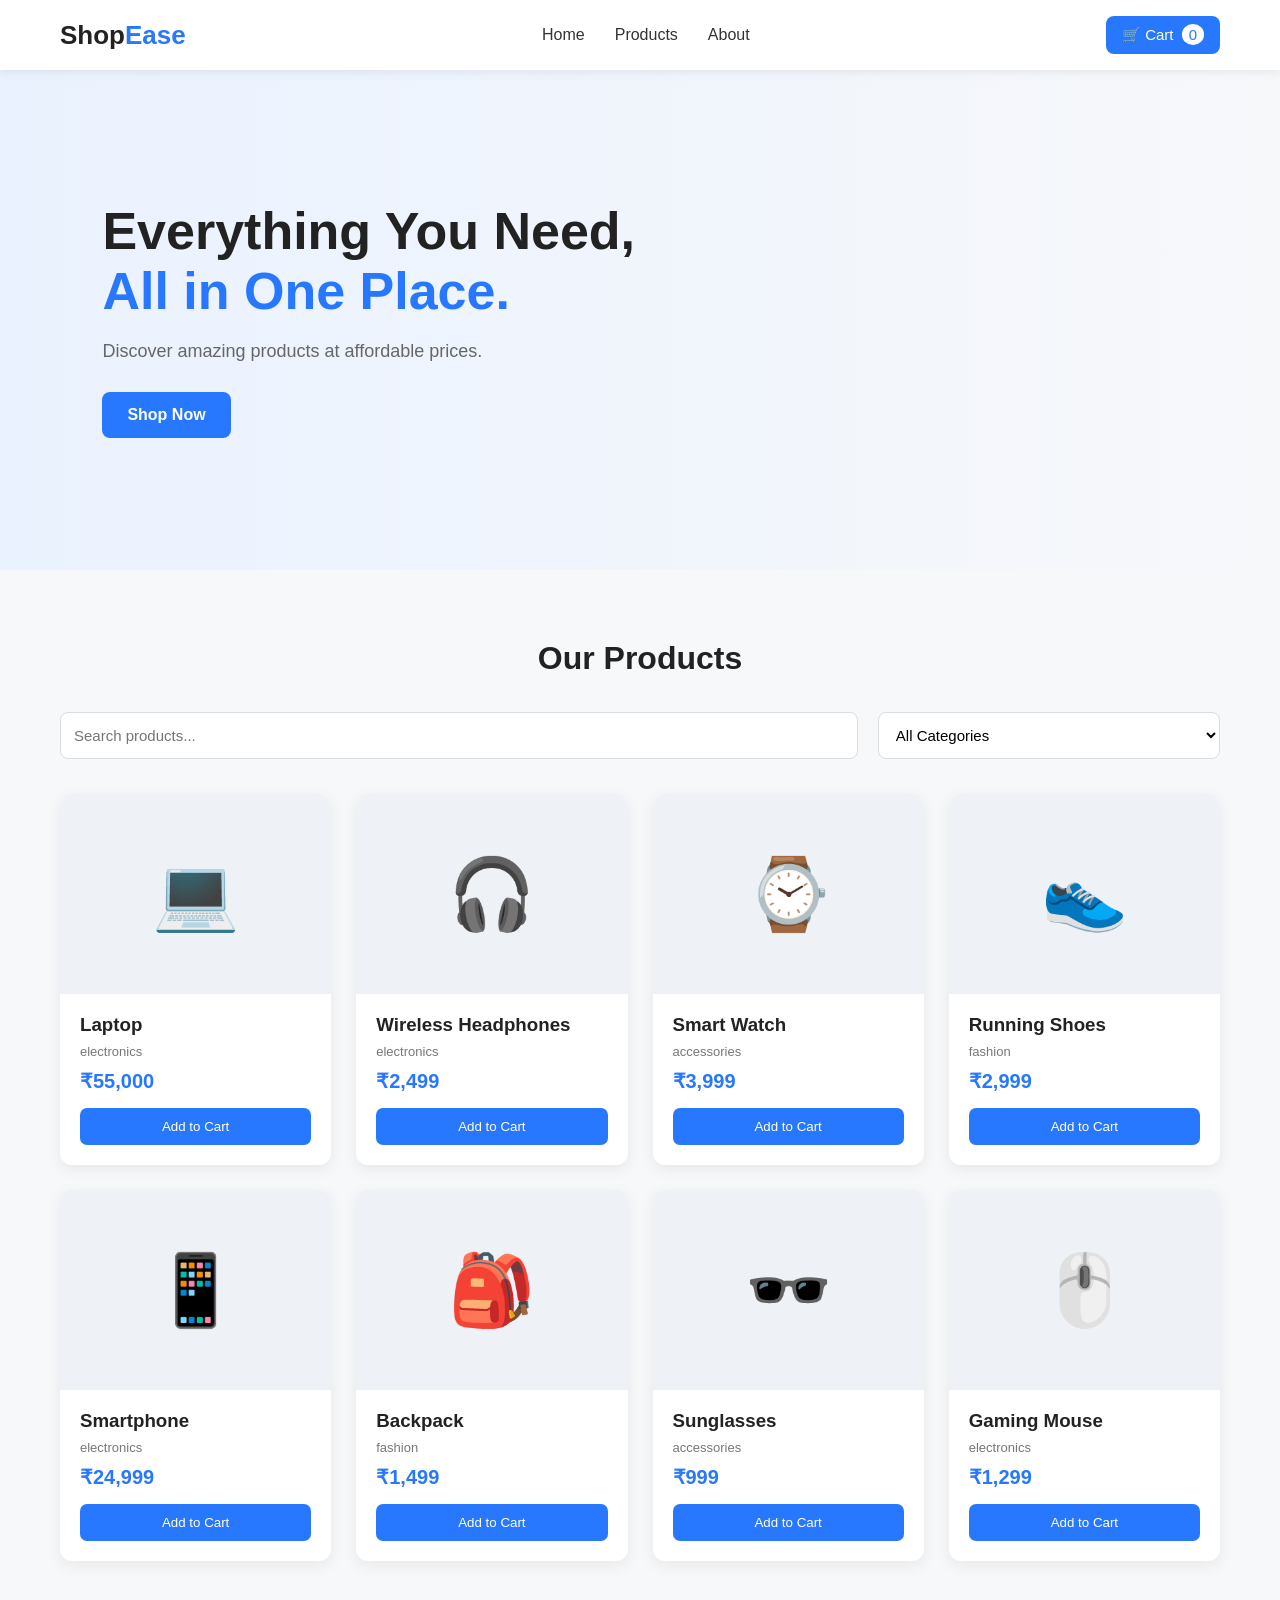
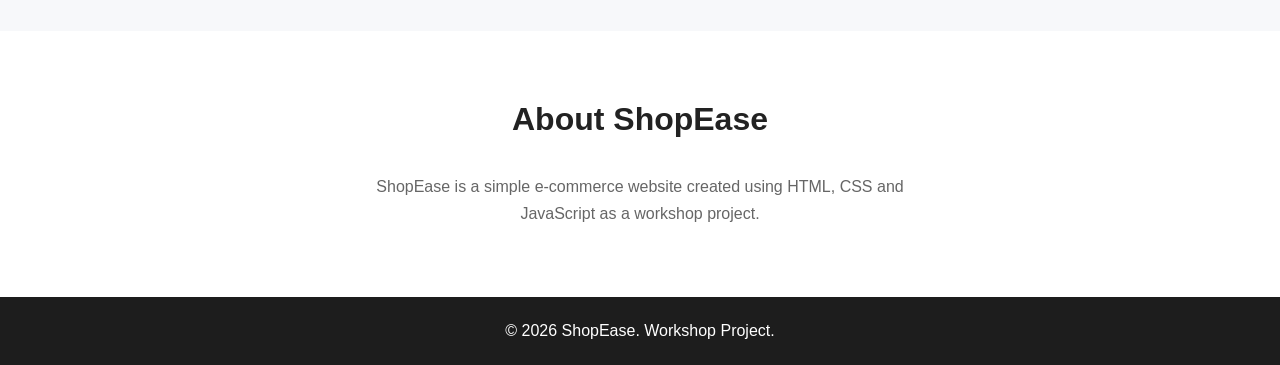
<file: project/index.html>
<!DOCTYPE html>
<html lang="en">
<head>
    <meta charset="UTF-8">
    <meta name="viewport" content="width=device-width, initial-scale=1.0">

    <title>ShopEase - Online Store</title>

    <link rel="stylesheet" href="styles.css">
</head>

<body>

    <!-- Navbar -->
    <header>
        <nav class="navbar">

            <div class="logo">
                Shop<span>Ease</span>
            </div>

            <ul class="nav-links">
                <li><a href="#home">Home</a></li>
                <li><a href="#products">Products</a></li>
                <li><a href="#about">About</a></li>
            </ul>

            <button class="cart-btn" onclick="openCart()">
                🛒 Cart <span id="cart-count">0</span>
            </button>

        </nav>
    </header>


    <!-- Hero Section -->
    <section class="hero" id="home">

        <div class="hero-content">

            <h1>Everything You Need,<br>
                <span>All in One Place.</span>
            </h1>

            <p>
                Discover amazing products at affordable prices.
            </p>

            <a href="#products" class="shop-btn">
                Shop Now
            </a>

        </div>

    </section>


    <!-- Products Section -->
    <section class="products-section" id="products">

        <h2>Our Products</h2>

        <!-- Search -->
        <div class="controls">

            <input
                type="text"
                id="search"
                placeholder="Search products..."
                onkeyup="searchProducts()"
            >

            <select id="category" onchange="filterProducts()">

                <option value="all">All Categories</option>
                <option value="electronics">Electronics</option>
                <option value="fashion">Fashion</option>
                <option value="accessories">Accessories</option>

            </select>

        </div>


        <!-- Product Container -->
        <div class="product-grid" id="product-container">

        </div>

    </section>


    <!-- About -->
    <section class="about" id="about">

        <h2>About ShopEase</h2>

        <p>
            ShopEase is a simple e-commerce website created using
            HTML, CSS and JavaScript as a workshop project.
        </p>

    </section>


    <!-- Cart -->
    <div class="cart-overlay" id="cart-overlay">

        <div class="cart">

            <div class="cart-header">

                <h2>Your Cart</h2>

                <button onclick="closeCart()">✕</button>

            </div>

            <div id="cart-items">

                <p class="empty-cart">
                    Your cart is empty.
                </p>

            </div>

            <div class="cart-footer">

                <h3>
                    Total:
                    ₹<span id="cart-total">0</span>
                </h3>

                <button class="checkout-btn" onclick="checkout()">
                    Checkout
                </button>

            </div>

        </div>

    </div>


    <footer>

        <p>© 2026 ShopEase. Workshop Project.</p>

    </footer>


    <script src="script.js"></script>

</body>
</html>
</file>
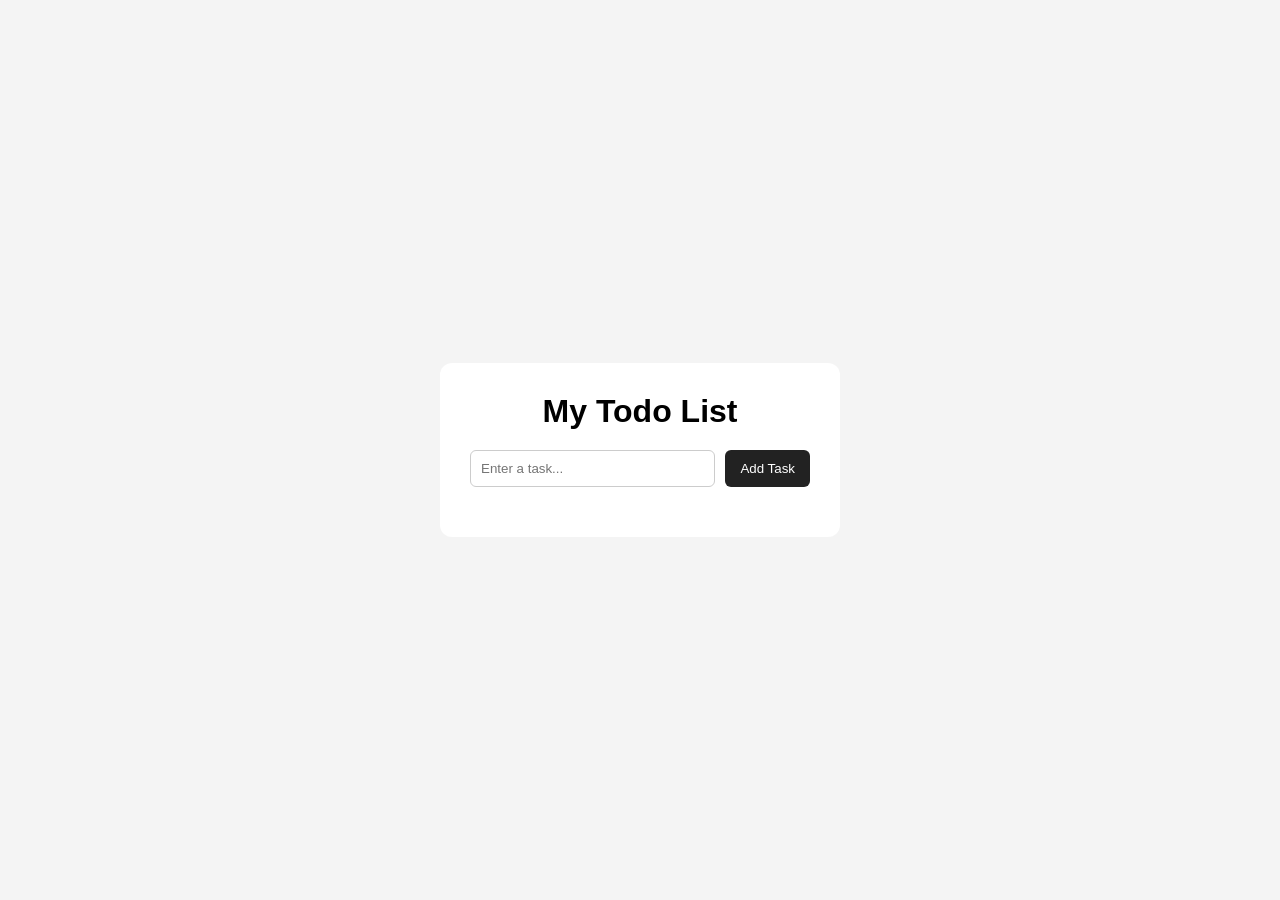
<file: todo/index.html>
<!DOCTYPE html>
<html lang="en">
<head>
    <meta charset="UTF-8">
    <meta name="viewport" content="width=device-width, initial-scale=1.0">
    <title>Todo List</title>
    <link rel="stylesheet" href="style.css">
</head>

<body>

    <div class="todo-container">

        <h1>My Todo List</h1>

        <div class="input-section">
            <input 
                type="text" 
                id="taskInput" 
                placeholder="Enter a task..."
            >

            <button id="addTask">Add Task</button>
        </div>

        <ul id="taskList"></ul>

    </div>

    <script src="script.js"></script>

</body>
</html>
</file>
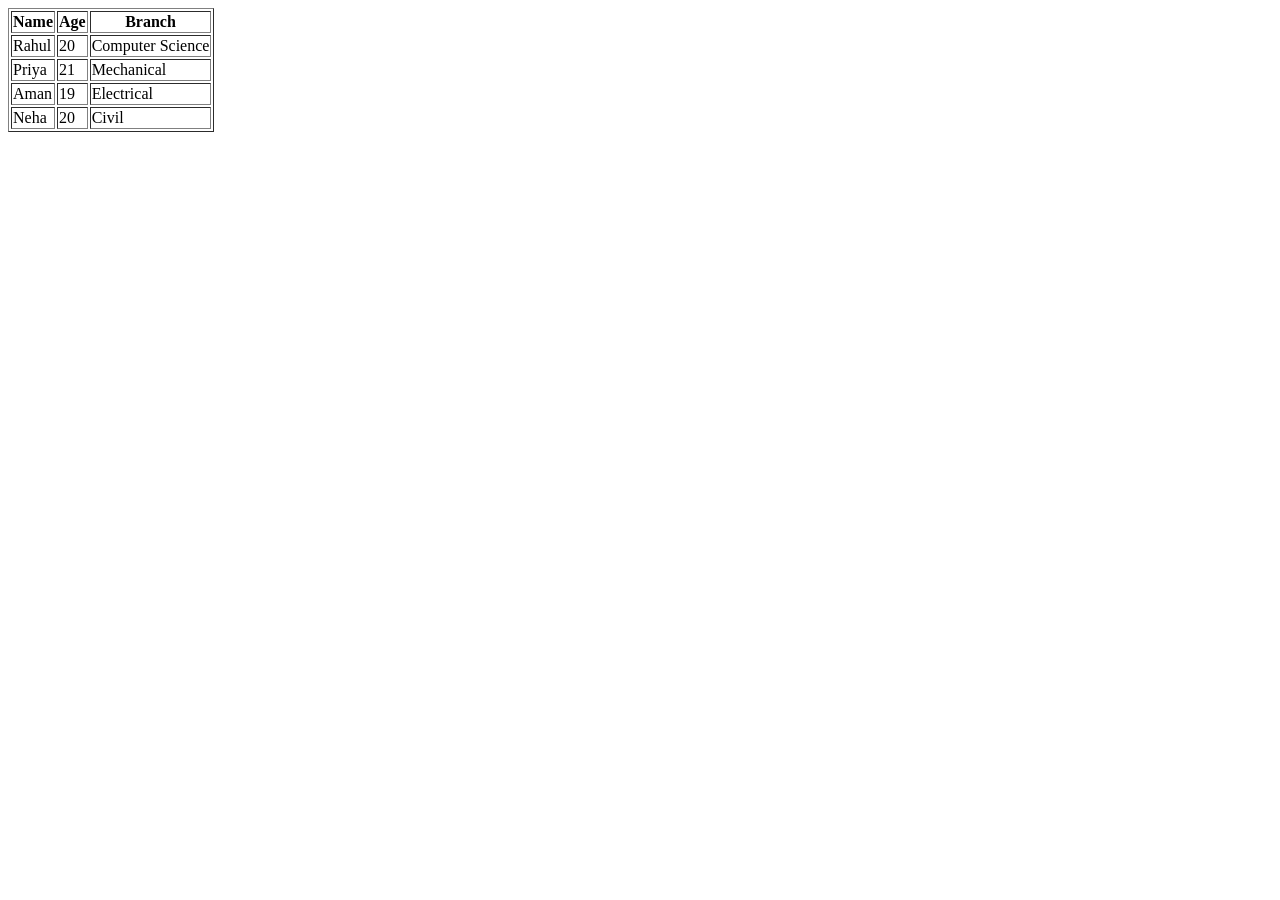
<file: table.html>
<!DOCTYPE html>
<html lang="en">
<head>
    <meta charset="UTF-8">
    <meta name="viewport" content="width=device-width, initial-scale=1.0">
    <title>Document</title>
</head>
<body>
    <table border="1">
    <thead>
        <tr>
            <th>Name</th>
            <th>Age</th>
            <th>Branch</th>
        </tr>
    </thead>

    <tbody>
        <tr>
            <td>Rahul</td>
            <td>20</td>
            <td>Computer Science</td>
        </tr>

        <tr>
            <td>Priya</td>
            <td>21</td>
            <td>Mechanical</td>
        </tr>

        <tr>
            <td>Aman</td>
            <td>19</td>
            <td>Electrical</td>
        </tr>

        <tr>
            <td>Neha</td>
            <td>20</td>
            <td>Civil</td>
        </tr>
    </tbody>
</table>
</body>
</html>
</file>
<file: project/styles.css>
* {
    margin: 0;
    padding: 0;
    box-sizing: border-box;
}

html {
    scroll-behavior: smooth;
}

body {
    font-family: Arial, sans-serif;
    background: #f7f8fa;
    color: #222;
}


/* ================= NAVBAR ================= */

header {
    background: white;
    box-shadow: 0 2px 10px rgba(0, 0, 0, 0.08);
    position: sticky;
    top: 0;
    z-index: 100;
}

.navbar {
    max-width: 1200px;
    margin: auto;

    height: 70px;

    display: flex;
    align-items: center;
    justify-content: space-between;

    padding: 0 20px;
}

.logo {
    font-size: 26px;
    font-weight: bold;
}

.logo span {
    color: #2878ff;
}

.nav-links {
    display: flex;
    gap: 30px;
    list-style: none;
}

.nav-links a {
    text-decoration: none;
    color: #333;
    font-weight: 500;
}

.nav-links a:hover {
    color: #2878ff;
}

.cart-btn {
    background: #2878ff;
    color: white;

    border: none;
    border-radius: 8px;

    padding: 10px 16px;

    cursor: pointer;
    font-size: 15px;
}

#cart-count {
    background: white;
    color: #2878ff;

    padding: 2px 7px;
    border-radius: 50%;

    margin-left: 4px;
}


/* ================= HERO ================= */

.hero {
    min-height: 500px;

    display: flex;
    align-items: center;

    background:
        linear-gradient(
            90deg,
            #eaf2ff,
            #f7f8fa
        );

    padding: 60px 8%;
}

.hero-content {
    max-width: 650px;
}

.hero h1 {
    font-size: 52px;
    line-height: 1.15;
    margin-bottom: 20px;
}

.hero h1 span {
    color: #2878ff;
}

.hero p {
    font-size: 18px;
    color: #666;
    margin-bottom: 30px;
}

.shop-btn {
    display: inline-block;

    background: #2878ff;
    color: white;

    text-decoration: none;

    padding: 14px 25px;

    border-radius: 8px;

    font-weight: bold;
}

.shop-btn:hover {
    background: #145edb;
}


/* ================= PRODUCTS ================= */

.products-section {
    max-width: 1200px;
    margin: auto;

    padding: 70px 20px;
}

.products-section h2,
.about h2 {
    text-align: center;
    font-size: 32px;
    margin-bottom: 35px;
}

.controls {
    display: flex;
    justify-content: space-between;

    gap: 20px;

    margin-bottom: 35px;
}

.controls input,
.controls select {
    padding: 13px;

    border: 1px solid #ddd;
    border-radius: 8px;

    background: white;

    font-size: 15px;
}

.controls input {
    width: 70%;
}

.controls select {
    width: 30%;
}


/* PRODUCT GRID */

.product-grid {
    display: grid;

    grid-template-columns:
        repeat(4, 1fr);

    gap: 25px;
}

.product-card {
    background: white;

    border-radius: 12px;

    overflow: hidden;

    box-shadow:
        0 4px 15px rgba(0, 0, 0, 0.07);

    transition: 0.3s;
}

.product-card:hover {
    transform: translateY(-5px);

    box-shadow:
        0 8px 25px rgba(0, 0, 0, 0.12);
}

.product-image {
    height: 200px;

    background: #eef2f7;

    display: flex;
    align-items: center;
    justify-content: center;

    font-size: 70px;
}

.product-info {
    padding: 20px;
}

.product-info h3 {
    margin-bottom: 8px;
}

.category {
    color: #777;
    font-size: 13px;
    margin-bottom: 10px;
}

.price {
    font-size: 20px;
    font-weight: bold;

    color: #2878ff;

    margin-bottom: 15px;
}

.add-btn {
    width: 100%;

    border: none;

    background: #2878ff;
    color: white;

    padding: 11px;

    border-radius: 7px;

    cursor: pointer;
}

.add-btn:hover {
    background: #145edb;
}


/* ================= ABOUT ================= */

.about {
    background: white;

    padding: 70px 20px;

    text-align: center;
}

.about p {
    max-width: 600px;

    margin: auto;

    color: #666;

    line-height: 1.7;
}


/* ================= CART ================= */

.cart-overlay {
    position: fixed;

    inset: 0;

    background: rgba(0, 0, 0, 0.5);

    display: none;

    justify-content: flex-end;

    z-index: 200;
}

.cart-overlay.active {
    display: flex;
}

.cart {
    width: 400px;
    max-width: 100%;

    height: 100%;

    background: white;

    padding: 25px;

    display: flex;
    flex-direction: column;
}

.cart-header {
    display: flex;
    justify-content: space-between;

    border-bottom: 1px solid #ddd;

    padding-bottom: 15px;
}

.cart-header button {
    border: none;
    background: none;

    font-size: 20px;

    cursor: pointer;
}

#cart-items {
    flex: 1;

    overflow-y: auto;

    padding-top: 20px;
}

.cart-item {
    display: flex;
    justify-content: space-between;
    align-items: center;

    padding: 15px 0;

    border-bottom: 1px solid #eee;
}

.cart-item h4 {
    margin-bottom: 5px;
}

.quantity {
    display: flex;
    align-items: center;
    gap: 10px;
}

.quantity button {
    width: 28px;
    height: 28px;

    border: none;

    background: #eee;

    border-radius: 5px;

    cursor: pointer;
}

.remove-btn {
    color: red;

    border: none;
    background: none;

    cursor: pointer;
}

.cart-footer {
    border-top: 1px solid #ddd;

    padding-top: 20px;
}

.checkout-btn {
    width: 100%;

    margin-top: 15px;

    padding: 13px;

    border: none;

    border-radius: 7px;

    background: #2878ff;
    color: white;

    cursor: pointer;

    font-size: 16px;
}


/* ================= FOOTER ================= */

footer {
    text-align: center;

    background: #1d1d1d;

    color: white;

    padding: 25px;
}


/* ================= MOBILE ================= */

@media (max-width: 900px) {

    .product-grid {
        grid-template-columns:
            repeat(2, 1fr);
    }

    .nav-links {
        display: none;
    }

    .hero h1 {
        font-size: 40px;
    }
}

@media (max-width: 600px) {

    .product-grid {
        grid-template-columns: 1fr;
    }

    .controls {
        flex-direction: column;
    }

    .controls input,
    .controls select {
        width: 100%;
    }

    .hero {
        min-height: 400px;
    }

    .hero h1 {
        font-size: 34px;
    }
}
</file>
<file: todo/style.css>
* {
    box-sizing: border-box;
    margin: 0;
    padding: 0;
}

body {
    font-family: Arial, sans-serif;
    background: #f4f4f4;

    display: flex;
    justify-content: center;
    align-items: center;

    min-height: 100vh;
}

.todo-container {
    background: white;
    width: 400px;

    padding: 30px;
    border-radius: 12px;
}

h1 {
    text-align: center;
    margin-bottom: 20px;
}

.input-section {
    display: flex;
    gap: 10px;
}

input {
    flex: 1;
    padding: 10px;
    border: 1px solid #ccc;
    border-radius: 6px;
}

button {
    padding: 10px 15px;
    border: none;
    border-radius: 6px;
    cursor: pointer;
}

#addTask {
    background: #222;
    color: white;
}

ul {
    list-style: none;
    margin-top: 20px;
}

li {
    display: flex;
    justify-content: space-between;
    align-items: center;

    padding: 10px;
    margin-bottom: 10px;

    background: #f1f1f1;
    border-radius: 6px;
}

.completed {
    text-decoration: line-through;
    opacity: 0.5;
}

.delete {
    background: #ff4d4d;
    color: white;
}
</file>
